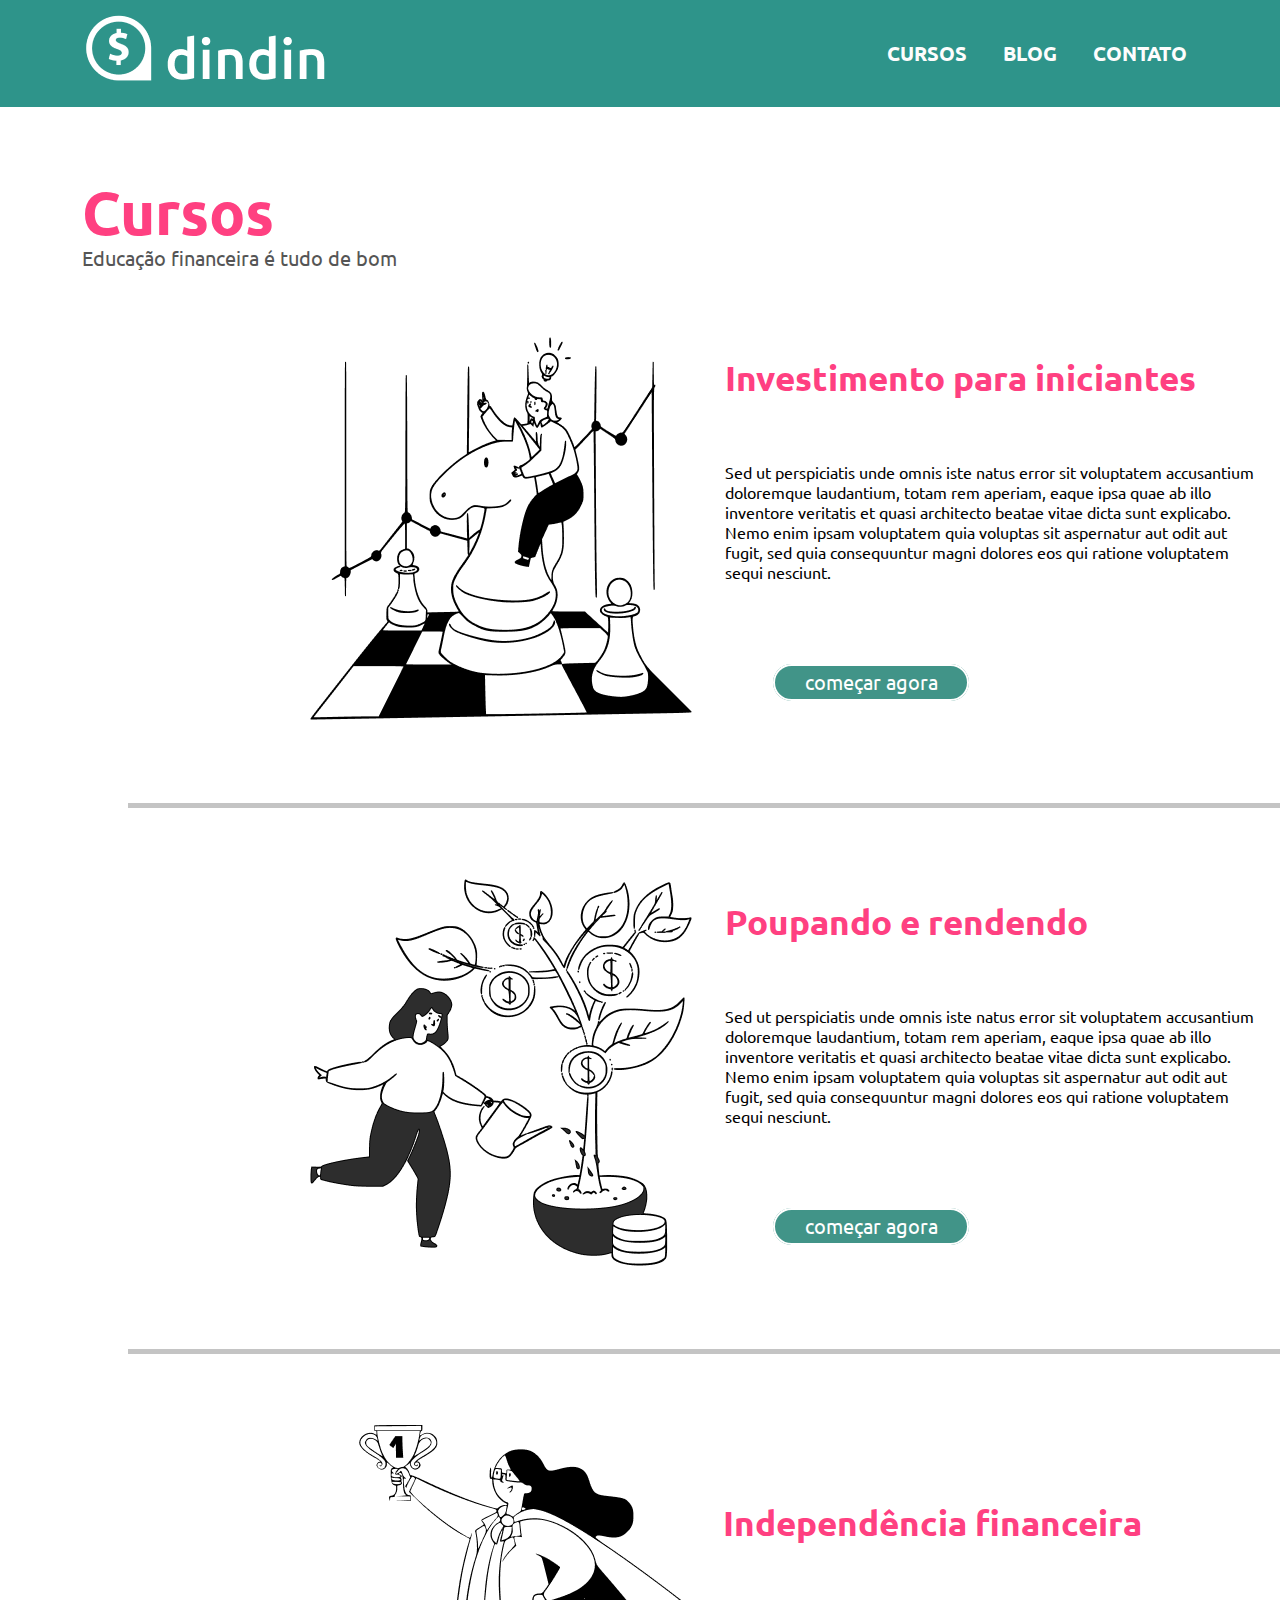
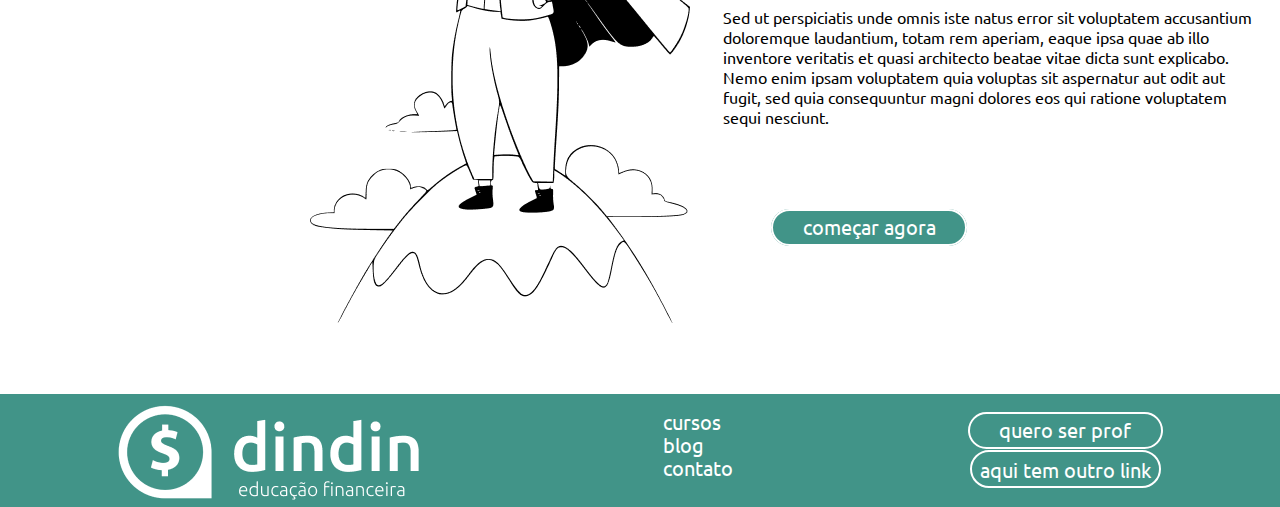
<file: cursos/index.html>
<!DOCTYPE html>
<html lang="pt-BR">
<head>
    <meta charset="UTF-8">
    <meta http-equiv="X-UA-Compatible" content="IE=edge">
    <meta name="viewport" content="width=device-width, initial-scale=1.0">
    <link rel="stylesheet" href="./style.css">
    <link rel="preconnect" href="https://fonts.googleapis.com">
    <link rel="preconnect" href="https://fonts.gstatic.com" crossorigin>
    <link href="https://fonts.googleapis.com/css2?family=Ubuntu:wght@300&display=swap" rel="stylesheet">
    <title>dindin - Cursos</title>
</head>
<body>

        <header class="container-header">
            <div>
                <a href="#logo">
                    <img src="src/logo.png" alt="Logo do dindin">
                </a>
            </div>
            <nav>
                <a href="cursos.html">CURSOS</a>
                <a href="#blog">BLOG</a>
                <a href="#contato">CONTATO</a>
            </nav>
        </header>
        <section class="title-container">
                <div>
                <h2>Cursos</h2>
                <p>Educação financeira é tudo de bom
                </p>
                </div>
        </section>
        <section class="container-main">
            <section class="content-flex">
                <div class="main-content">
                    <img class="main-img" src="src/image3.png" alt="Desenho de mulher montada na peça cavalo, com dois peões nas diagonais, sob o tabuleiro de xadrez.">
                    </div>
                <div class="main-container">
                <h4>Investimento para iniciantes</h4>
                <text class="container-text">Sed ut perspiciatis unde omnis iste natus error sit voluptatem accusantium doloremque laudantium, totam rem aperiam, eaque ipsa quae ab illo inventore veritatis et quasi architecto beatae vitae dicta sunt explicabo. Nemo enim ipsam voluptatem
                quia voluptas sit aspernatur aut odit aut fugit, sed quia consequuntur magni dolores eos qui ratione voluptatem sequi nesciunt.</text>
                <p class="button-content2"><a href="href="curso/index.html">começar agora</a></p>
                </div>
            </section>
            <section class="line-content">
                <div>
                    <img src="../cursos/src/linha.png" alt="Linha">
                </div>
            </section>
            <section class="content-flex">
                <div  class="main-content">
                    <img class="main-img" src="src/image2.png" alt="Mulher de cabelos pretos regando uma planta cujos frutos são moedas, com sifrão no meio delas.">
                </div>
                <div>
                <h4>Poupando e rendendo</h4>
                <text class="container-text">Sed ut perspiciatis unde omnis iste natus error sit voluptatem accusantium doloremque laudantium, totam rem aperiam, eaque ipsa quae ab illo inventore veritatis et quasi architecto beatae vitae dicta sunt explicabo. Nemo enim ipsam voluptatem
                quia voluptas sit aspernatur aut odit aut fugit, sed quia consequuntur magni dolores eos qui ratione voluptatem sequi nesciunt.</text>
                <p class="button-content2"><a href="começar agora">começar agora</a></p>
                </div>
            </section>
            <section class="line-content">
                <div>
                    <img src="../cursos/src/linha.png" alt="Linha">
                </div>
            </section>
            <section class="content-flex">
                <div  class="main-content">
                    
                    <img class="main-img" src="src/image4.png" alt="Mulher com cabelos pretos longos e óculos, sob o topo de uma montanha, segurando uma taça de primeira colocada.">
                    
                </div>
                <div>
                    <h4>Independência financeira</h4>
                    <text class="container-text">Sed ut perspiciatis unde omnis iste natus error sit voluptatem accusantium doloremque laudantium, totam rem aperiam, eaque ipsa quae ab illo inventore veritatis et quasi architecto beatae vitae dicta sunt explicabo. Nemo enim ipsam voluptatem
                    quia voluptas sit aspernatur aut odit aut fugit, sed quia consequuntur magni dolores eos qui ratione voluptatem sequi nesciunt.</text>
                    <p class="button-content2"><a href="começar agora">começar agora</a></p>
                </div>
            </section>
        </section>
    <footer class="container-footer">

                <div>
                    <a href="#logo-footer">
                        <img src="src/logo-footer.png" alt="Logo dindin">
                    </a>
                </div>
                <nav class="bottom-content">
                    <div>
                        <a href="cursos.html">cursos</a>
                    </div>
                    <div>
                        <a href="">blog</a>
                    </div>
                    <div>
                        <a href="">contato</a>
                    </div>
                </nav>
                <nav class="bottom-content1">

                    <div class="button-content2">
                        <a href="#queroserprof" >quero ser prof</a>
                    </div>
                    <div  class="button-content3">
                     <a href="#aquitemoutrolink" >aqui tem outro link</a>
                    </div> </nav> 
    </footer>
</body>
</html>
</file>
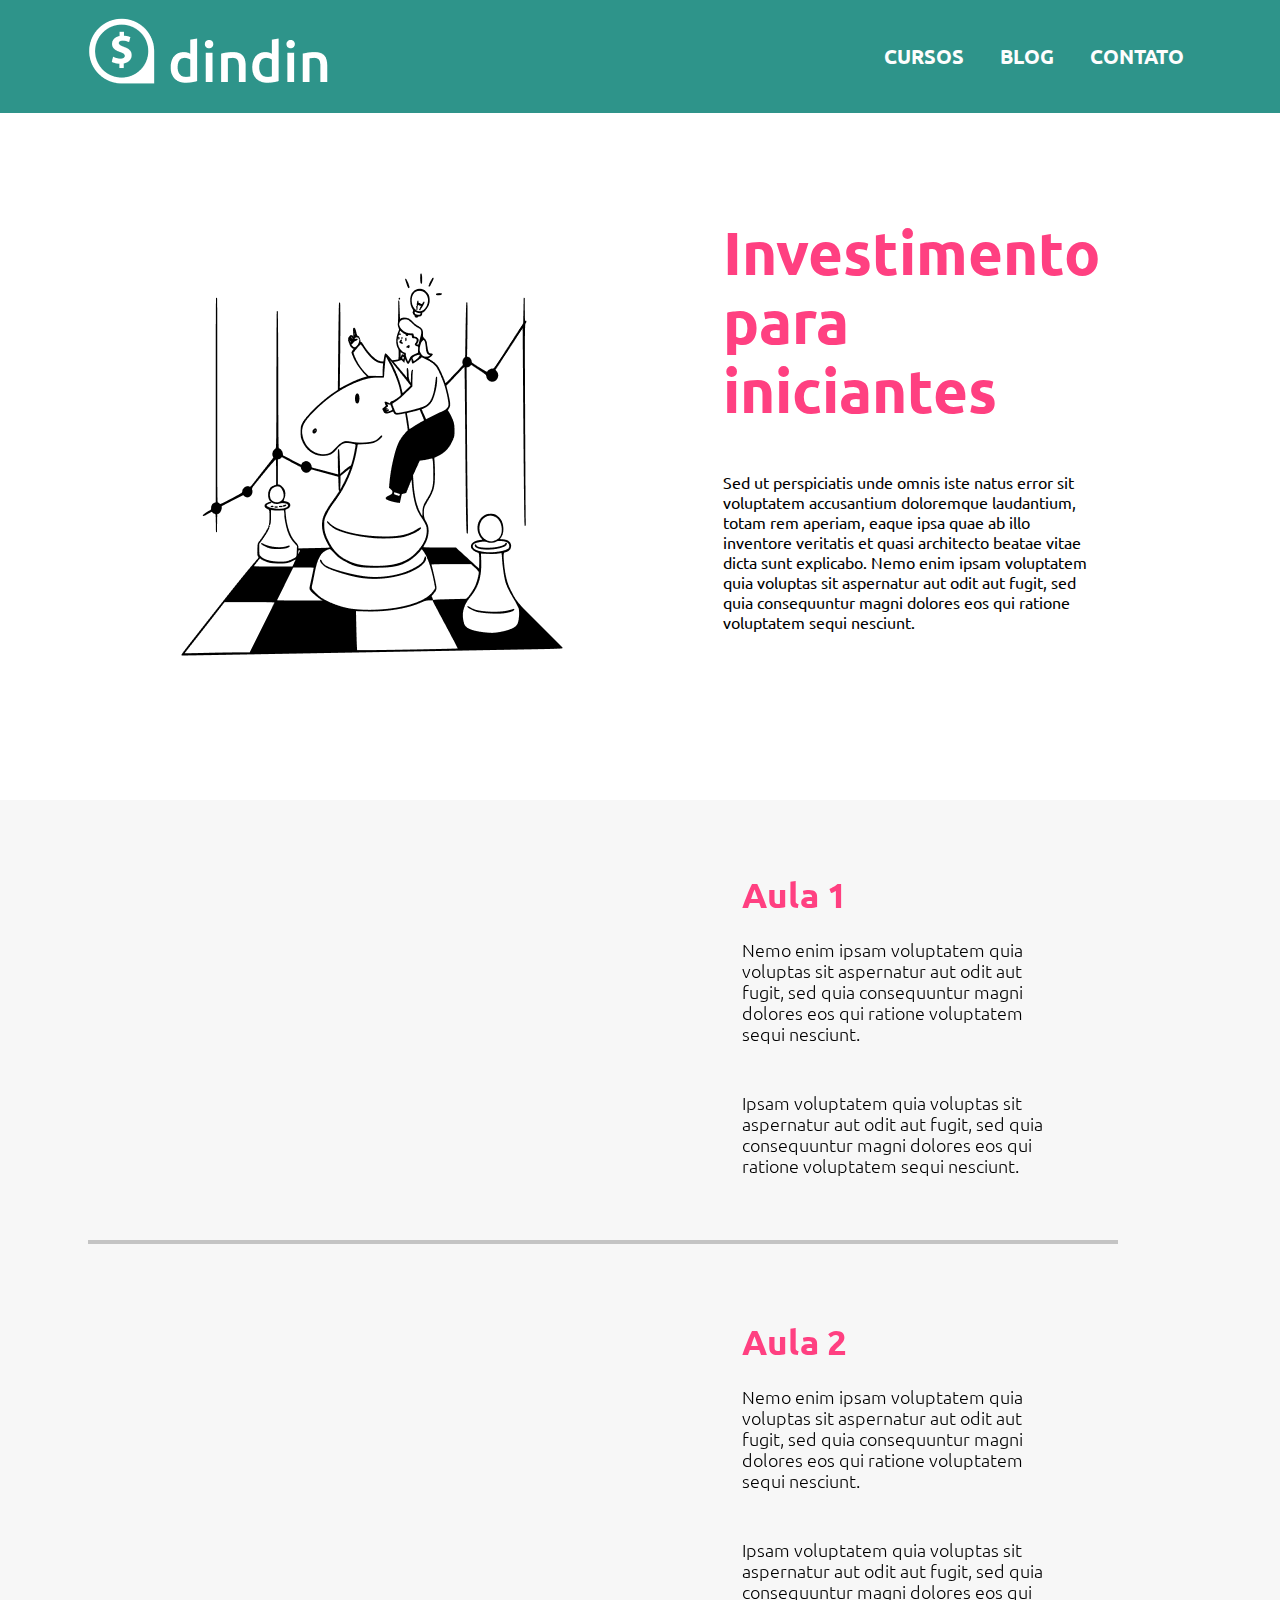
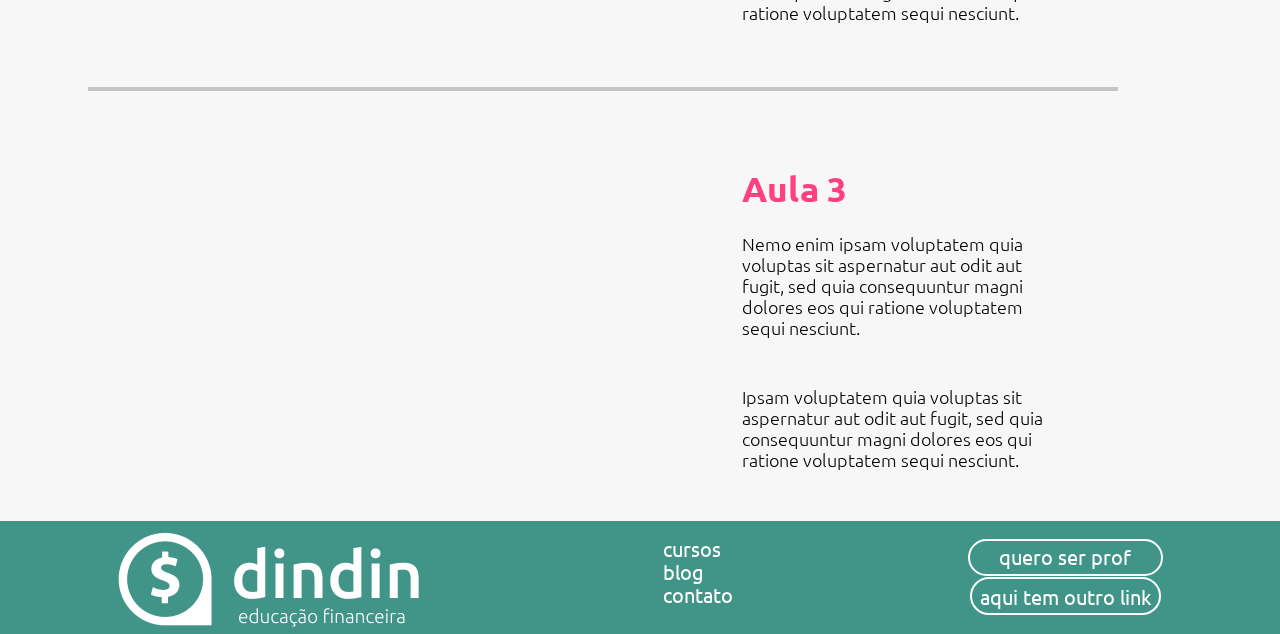
<file: cursos/curso/index.html>
<!DOCTYPE html>
<html lang="pt-BR">

<head>
    <meta charset="UTF-8">
    <meta http-equiv="X-UA-Compatible" content="IE=edge">
    <meta name="viewport" content="width=device-width, initial-scale=1.0">
    <link rel="stylesheet" href="./style.css">
    <link rel="preconnect" href="https://fonts.googleapis.com">
<link rel="preconnect" href="https://fonts.gstatic.com" crossorigin>
<link href="https://fonts.googleapis.com/css2?family=Ubuntu:wght@300&display=swap" rel="stylesheet">
    <title>dindin - Curso Investimento para iniciantes</title>
</head>
<body>
        <header class="container-header">
            <div>
                <a href="#logo">
                    <img src="../src/logo.png" alt="Logo do dindin">
                </a>
            </div>
            <nav>
                <a href="cursos.html">CURSOS</a>
                <a href="#blog">BLOG</a>
                <a href="#contato">CONTATO</a>
            </nav>
        </header>
        <section class="title-container">
            <section class="content-flex">
                
                <img src="../src/image3.png" alt="Desenho de mulher montada na peça cavalo, com dois peões nas diagonais, sob o tabuleiro de xadrez.">
                
            
            <div class="title-text">
                <h2>Investimento para iniciantes</h2>
                <text>Sed ut perspiciatis unde omnis iste natus error sit voluptatem accusantium doloremque laudantium, totam rem aperiam, eaque ipsa quae ab illo inventore veritatis et quasi architecto beatae vitae dicta sunt explicabo. Nemo enim ipsam voluptatem
                        quia voluptas sit aspernatur aut odit aut fugit, sed quia consequuntur magni dolores eos qui ratione voluptatem sequi nesciunt.</text>
            </div>
            </section>
        </section>
        
            
            
            <section class="container-main">
            
            <section class="content-flex">

                <div class="main-content">
                    
                    <iframe  src="https://www.youtube.com/embed/6yQcGRAJ_7E" title="Aula 1" frameborder="0" allowfullscreen>Aula 1</iframe>
                   
                </div>
                <div class="main-container">
                <h4>Aula 1</h4>
                <text class="container-text">Nemo enim ipsam voluptatem quia voluptas sit aspernatur aut odit aut fugit, sed quia consequuntur magni dolores eos qui ratione voluptatem sequi nesciunt.</text>
                <text class="container-text">Ipsam voluptatem quia voluptas sit aspernatur aut odit aut fugit, sed quia consequuntur magni dolores eos qui ratione voluptatem sequi nesciunt.</text>
                </div>
            </section>
            <section class="line-content">
                <div>
                    <img src="../src/linha.png" alt="Linha">
                </div>
            </section>
            <section class="content-flex">
                <div  class="main-content">
                    
                    <iframe src="https://www.youtube.com/embed/6yQcGRAJ_7E" title="Aula 1" frameborder="0" allowfullscreen>Aula 1</iframe>
                    
                </div>
                <div>
                <h4>Aula 2</h4>
                <text class="container-text">Nemo enim ipsam voluptatem quia voluptas sit aspernatur aut odit aut fugit, sed quia consequuntur magni dolores eos qui ratione voluptatem sequi nesciunt.</text>
                <text class="container-text">Ipsam voluptatem quia voluptas sit aspernatur aut odit aut fugit, sed quia consequuntur magni dolores eos qui ratione voluptatem sequi nesciunt.</text>
                </div>
            </section>
        
            <section class="line-content">
                <div>
                    <img src="../src/linha.png" alt="Linha">
                </div>
            </section>
            <section class="content-flex">
                <div  class="main-content">
                    
                    <iframe src="https://www.youtube.com/embed/6yQcGRAJ_7E" title="Aula 1" frameborder="0" allowfullscreen>Aula 1</iframe>
                    
                </div>
                <div>
                    <h4>Aula 3</h4>
                    <text class="container-text">Nemo enim ipsam voluptatem quia voluptas sit aspernatur aut odit aut fugit, sed quia consequuntur magni dolores eos qui ratione voluptatem sequi nesciunt.</text>
                        <text class="container-text">Ipsam voluptatem quia voluptas sit aspernatur aut odit aut fugit, sed quia consequuntur magni dolores eos qui ratione voluptatem sequi nesciunt.</text>
                </div>
                </section>
            </section>
            

            <footer class="container-footer">
                <div>
                    <a href="#logo-footer">
                        <img src="../src/logo-footer.png" alt="Logo dindin">
                    </a>
                </div>

                <nav class="bottom-content">
                    <div>
                        <a href="cursos.html">cursos</a>
                    </div>
                    <div>
                        <a href="#blog">blog</a>
                    </div>
                    <div>
                        <a href="#blog">contato</a>
                    </div>
                </nav>
                <nav class="bottom-content1">
                    <div class="button-content2">
                        <a href="#queroserprof" >quero ser prof</a>
                    </div>
                    <div  class="button-content3">
                        <a href="#aquitemoutrolink" >aqui tem outro link</a>
                    </div> 
                </nav> 
            </footer>
</body>

</html>
</file>
<file: cursos/style.css>
/* dindin */
    * {
        font-family: 'Ubuntu', sans-serif;  
        margin: 0px; 
    }

    html {
        scroll-behavior: smooth;
    }

       .container-header {
        display: flex;
        background-color: #2E948A;
        justify-content: space-between;
        align-items: center;
        padding: 0.8rem;
    }
    
    .container-header a {
        color: #FDFDFD;
        font-style: normal;
        font-weight: 700;
        font-size: 20px;
        line-height: 23px;        
        font-weight: bold;
        padding-left: 2rem;
        text-decoration: none;
    }
    
    .container-header nav {
        margin-right: 5rem;
    }
    
    
    .container-header div {
        margin-left: 2.5rem;
    }
    

    .title-container{
        
        padding-left: 5.1rem;
        padding-top: 4.4rem;

    }

    .container-main {
        flex-direction: column;
    }
    
    .line-content {
        display: flex;
        margin-left: 8rem;
    }

    .container-text {
        display: flex ;
        margin-top: 4rem;
        margin-bottom: 4rem;
        padding-bottom: 1rem;
        margin-left: -3rem;
        margin-right: -3rem;
    }

    h2 {
        font-style: normal;
        font-weight: bold;
        font-size: 60px;
        line-height: 69px;
        text-transform: capitalize;
        color: #FF4081;

    }

    p {
        font-style: normal;
        font-weight: 400;
        font-size: 20px;
        line-height: 23px;
        color: #555555;
    }

    .main-content {
        align-items: center;
        margin-left: 15.1rem;
    }

    .main-img {
        margin-right: 5.1rem;
        size: 65%;
    }



    h4 {
        font-style: normal;
        font-weight: bold;
        font-size: 35px;
        line-height: 40px;
        max-width: 724px;
        color: #FF4081;
        margin-bottom: 4rem;
        margin-left: -3rem;
        margin-right: -3rem;
    }

    .text-container {
        font-style: normal;
        font-weight: 300;
        font-size: 18px;
        line-height: 21px;
        color: #000000;
    }

    .content-flex {
        display: flex;
        align-items: center;
        justify-content: center;
        height: 100%;
        margin: 68px;
        max-width: 1157px;
    }
    
  
    .container-footer {
        background-color: #419488;
        display: flex;
        justify-content: space-around;
        padding-top: 1rem;
        
    }

    .container-footer img {
        margin-top: -0.5rem;
    }

    .bottom-content a {
        
        text-align:left;
        text-decoration: none;
        font-style: normal;
        font-weight: normal;
        font-size: 20px;
        line-height: 23px;
        color: #FFFFFF;
    }

    .bottom-content1 {
        text-align: center;
        font-family: 'Ubuntu', sans-serif;
        font-style: normal;
        font-weight: normal;
    }

    .button-content2 a {
        border-radius: 62px;
        text-decoration: none;
        font-size: 20px;
        line-height: 40px;
        padding-left: 1.85rem;
        padding-right: 1.85rem;
        padding-top: 0.2rem;
        padding-bottom: 0.3rem;
        text-align: center;
        color: #FFFFFF;
        border: 2px solid #FFFFFF;
        box-sizing: border-box;
        background: #419488;
    
    }

    .button-content3 a {
        text-decoration: none;
        font-size: 20px;
        line-height: 23px;
        color: #FFFFFF;
        border-radius: 62px;
        font-size: 20px;
        line-height: 40px;
        padding-left: 0.5rem;
        padding-right: 0.5rem;
        padding-top: 0.3rem;
        padding-bottom: 0.25rem;
        text-align: center;
        color: #FFFFFF;
        border: 2px solid #FFFFFF;
        box-sizing: border-box;
        background: #419488;;
    }

    @media screen and (max-width: 767px) {
    
    .container-header {
        display: grid;
        flex-direction: column;
        justify-content: space-around;
        margin-right: -5rem;
        text-align: center;
        padding-right:0.5rem;
        margin-left:-5rem;
    }

    .container-header nav {
        display: flex;
        text-align: center;
        padding-left: 1.5rem;
    }

    .container-header div {
        display:flex;
        text-align: center;
        margin:0;
        padding-left: 2rem;
    }

    .title-container {
        align-content: center;
    }

    .main-title {
        text-align: center;
        justify-content: space-around;
        font-size: 40px;
    }

    .line-content img {
        display: flex;
        width: 100%;
        margin-left:-4rem;
        margin-bottom: 3rem;
        margin-top:-2rem;
    }
    
    .content-flex {
        flex-direction: column;
        padding-right: 2rem;
        text-align: center;
        padding-bottom: 5rem;
        margin-top: 0rem;
        padding-left: 3rem;}
        
    .button-content2 {
        margin-left:-7rem;
        align-items: center ;
        margin-right: -5rem;
    }

    .main-content iframe {

        margin-left: -2rem;
        margin-top: 1rem;
        width:17rem;
        height: 10rem;
       
    }

    .main-img {

        flex-direction: column;
        justify-content: space-around;
        width: 15rem;
        margin-left: -8.5rem;

    }

    .bottom-content{
        padding-left: 8rem;
    }

    .button-content2{

        margin-left:-4.9rem;
    }

    .container-footer {
        
        display: grid;
        margin-top: 0rem;
        padding:1rem;
        padding-left:1rem;
        margin-right: -5rem;
        margin-left:-5rem;
        justify-content: space-around;

    }
       
}

    @media screen and (min-width: 768px) and (max-width: 1024px) {
    

    .container-header {
        
        padding:1rem;
        display: flex;
        justify-content: space-around;
        margin-left: -5rem;
        padding-top: -5rem;
        
    }
  
    .container-header nav {
        
        padding-right: 3rem;
        
    }
  
  
    .container-header div {
      
        margin-left: 1.5rem;

    }
    

    .title-container{
        margin:auto;
        flex-direction: column;
        
    }


    .main-img {

       align-items: center;
       margin-left: -7rem;
       margin-bottom: 1rem;
       width: 98%;

    }


    .line-content img {
        
        display: flex;
        width: 90%;
        margin-left:-6rem;

    }


    .content-flex{
        margin-left: -4rem;
        
        flex-direction: column;
        text-align: center;
        padding: 5rem;
    }

    .main-content {
        
        display:flex;
        width: 70%;
        
               
    }
    
    .container-text {
        
        display: flex;
        justify-content: space-around;
        padding-bottom: 2rem;
        width: 90%;
        margin: auto;
               
    }
    .bottom-content{
        margin-left:-6rem;
        margin-right: 1rem;

    }

    .bottom-content{
        padding-left: 8rem;
    }

    .container-footer {
        display:flex;
        justify-content:left;
        padding-top :1%;
        padding-bottom :1%;
        margin-left:0;
    }
}
</file>
<file: cursos/curso/style.css>
/* dindin */
* {
    
    font-family: 'Ubuntu', sans-serif;
    margin:0;
    
}

html {
    
    scroll-behavior: smooth;
}

.container-header {
    
    display: flex;
    background-color: #2E948A;
    justify-content: space-between;
    align-items: center;
    padding: 1rem;
    
}

.container-header a {
    
    color: #FDFDFD;
    font-style: normal;
    font-weight: 700;
    font-size: 20px;
    line-height: 23px;        
    font-weight: bold;
    padding-left: 2rem;
    text-decoration: none;
}

.container-header nav {
    margin-right: 5rem;

}

.container-header div {
    margin-left: 2.5rem;
}


.title-container{
    display: flex;    
    padding-left:4rem;
    padding-right:5rem;
    width:50%;
    justify-content: center;
    margin-bottom: 4rem;
    margin-left: 2rem;
    margin-right: 1rem; 

}

.title-container img{
    display: flex;
    width: 150%;
    padding-top: 5rem;
    padding-bottom: 5rem;
    padding-left: 25rem;
    margin-left: 3rem ;
    margin-right:10rem;
    padding-top: 10rem;

}

.container-text {

    display: flex ;
    padding-top: 1.5rem;
    padding-bottom: 1.5rem;
    padding-left: 1.5rem;
    margin-right:1.5rem;
    margin-left: 0rem;
   

}

h2 {
    
    padding-left: 0rem;
    padding-right: 0rem;
    padding-bottom: 3rem;
    font-style: normal;
    font-weight: bold;
    font-size: 60px;
    line-height: 69px;
    color: #FF4081;
    

}

.title.text {
    padding-left:5rem;
    font-style: normal;
    font-weight: 300;
    font-size: 18px;
    line-height: 21px;
    color: #000000;
}

.container-main {
    
    background: #F7F7F7;
    flex-direction: column;
    padding-left:0rem;
    margin-left: -0.5rem;
    
}

.container-main iframe {
    padding-top: 3rem;
    width: 30rem;
    height:17rem;

}

.main-content {
    
    margin-left: 5.1rem;
    margin-top: 2.5rem;
    margin-right: 3rem;

}

iframe {
    margin-left:2rem;
    width: 100%;
    height: 100%;
    margin-bottom: 4rem;
    padding-left: 1.8rem;
    
}

h4 {
    padding-top:3rem;
    padding-left: 5rem;;
    font-style: normal;
    font-weight: bold;
    font-size: 35px;
    line-height: 40px;
    color: #FF4081;

}

.container-text {
    padding-left:5rem;
    font-style: normal;
    font-weight: 300;
    font-size: 18px;
    line-height: 21px;
    color: #000000;

}

.content-flex {
    
    display: flex;
    align-items: center;
    justify-content: center;
    height: 85%;
    max-width: 85%;
    
}

.line-content img {

    background: #F7F7F7;
    margin-left: 6rem;
    width: 80%;
}   

.container-footer {
    
    background-color: #419488;
    display: flex;
    justify-content: space-around;
    padding-top: 1rem;

}

.container-footer img {
        margin-top: -0.5rem;
    }

.bottom-content a {
    
    text-align:left;
    text-decoration: none;
    font-style: normal;
    font-weight: normal;
    font-size: 20px;
    line-height: 23px;
    color: #FFFFFF;
    
}

.bottom-content1 {
    
    text-align: center;
    font-family: 'Ubuntu', sans-serif;
    font-style: normal;
    font-weight: normal;

}

.button-content2 a {

    border-radius: 62px;
    text-decoration: none;
    font-size: 20px;
    line-height: 40px;
    padding-left: 1.85rem;
    padding-right: 1.85rem;
    padding-top: 0.2rem;
    padding-bottom: 0.3rem;
    text-align: center;
    color: #FFFFFF;
    border: 2px solid #FFFFFF;
    box-sizing: border-box;
    background: #419488;

}

.button-content3 a {

    text-decoration: none;
    font-size: 20px;
    line-height: 23px;
    color: #FFFFFF;
    border-radius: 62px;
    font-size: 20px;
    line-height: 40px;
    padding-left: 0.5rem;
    padding-right: 0.5rem;
    padding-top: 0.3rem;
    padding-bottom: 0.25rem;
    text-align: center;
    color: #FFFFFF;
    border: 2px solid #FFFFFF;
    box-sizing: border-box;
    background: #419488;
    
}

@media screen and (max-width: 767px) {
   
    .container-header {
        display: flex;
        flex-direction: column;
        margin-left:auto;
        padding-left: 4rem; 
      
      
    }

    .container-header nav {
        flex-direction: column;
        margin: 0;
        margin-left:-5rem;    

    }

    .container-header div {
        margin-left:-5rem;
   
    }

    .main-title {
        padding-left: -5rem;
        font-size: 90%;
        margin-left:-2rem;
    }

    .title-container {
        flex-direction: column;
        text-align: center;
   
}

    .content-flex {
        
        flex-direction: column;
        margin-bottom:0;
        padding-bottom: 2rem;
        text-align: center;
        margin-left:0.5rem;

    }

    .title-container img{
        display: grid;
        width: 150%;
        padding-top: 5rem;
        padding-bottom: 5rem;
        padding-left: 0rem;
        margin-left: 5rem ;
        margin-right:5rem;
        padding-top: 10rem;
    
    }

    h2 {
        font-size: 40px ;
        margin-left:1rem;
        
    }

    .title-text { 
    flex-direction: column;   
    margin-left:10rem;
    margin-right: 10rem;
    font-style: normal;
    font-weight: 300;
    font-size: 18px;
    line-height: 21px;
    color: #000000;

    }

    .iframe {
        

    }

    .line-content img {
        
        display: flex;
        width: 7rem;
        height:0.2rem;
        margin-left:-6rem;


    }

    .bottom-content{
        padding-left: 8rem;
    }

    .container-footer {
        
        display: grid;
        justify-content: center ;
        padding-top:1rem;
        margin-left:-2rem;
    
    }

    .container-footer img{
        width: 70%;
        padding-left: 4rem;
        }

}

@media screen and (max-width: 767px) {
    
    .container-header {
      
        flex-direction: column;
        margin-left: -2rem;
        text-align: center;
           
    }

    .container-header nav {
        
        display: flex;
   
    }

    .container-header div {
        
        display:flex;
    }

    .title-container {
        
        align-content: center;
        margin: auto;
    
    }

    .h4 {

        text-align: center;
        font-size: 40px;
    }

    .content-flex {
        
        flex-direction: column;
        text-align: center;

    }

    .main-content iframe {

        margin-left: -2rem;
        margin-top: 1rem;
        width:17rem;
        height: 10rem;
        

    }

    .line-content img {
        
        display: flex;
        width: 90%;
        margin-left:1rem;

    }

    .container-footer {
        
        flex-direction: column;
        justify-content: space-around;
        align-content: center;
        margin-top: 0rem;
        padding:0.5rem;

    }

    .bottom-content {
        margin-left:2rem;
    }
    
    .bottom-content1 {
        margin-left:2rem;
    }
       

}
@media screen and (min-width: 768px) and (max-width: 1024px) {
    

    .container-header {
        
        padding:1rem;
        display: flex;
        
    }
  
    .container-header nav {
        
        padding-right: 1.5rem;
        
    }
  
  
    .container-header div {
      
        margin-left: 1.5rem;

    }
    

    .title-container{
        margin:auto;
        
        
        
    }

    .title-container img{
        display: flex;
        width: 100%;
        padding-top: 5rem;
        padding-bottom: 5rem;
        padding-left: 0rem;
        margin:0;
        padding-top: 7rem;
    }
    h2 {
        padding-bottom:2rem;
    }

    .title-text {
        padding-bottom:2rem;
    }

    .container-main iframe {

       align-items: center;
       margin-left: -0.8rem;

    }

    .content-flex{
        
        flex-direction: column;
        padding: 2rem;
        text-align: center;

    }

    .main-content {
        
        display:flex;
        width: 70%;
               
    }
    
    .container-text {
               
    padding-bottom: 2rem;
               
    }

    .line-content img {
        
        display: flex;
        width: 90%;
        margin-left:1rem;

    }

    .container-footer {
        
        display:flex;
        justify-content: space-around;
        padding-top :1%;
        padding-bottom :1%;
        
        
    }
}
</file>
